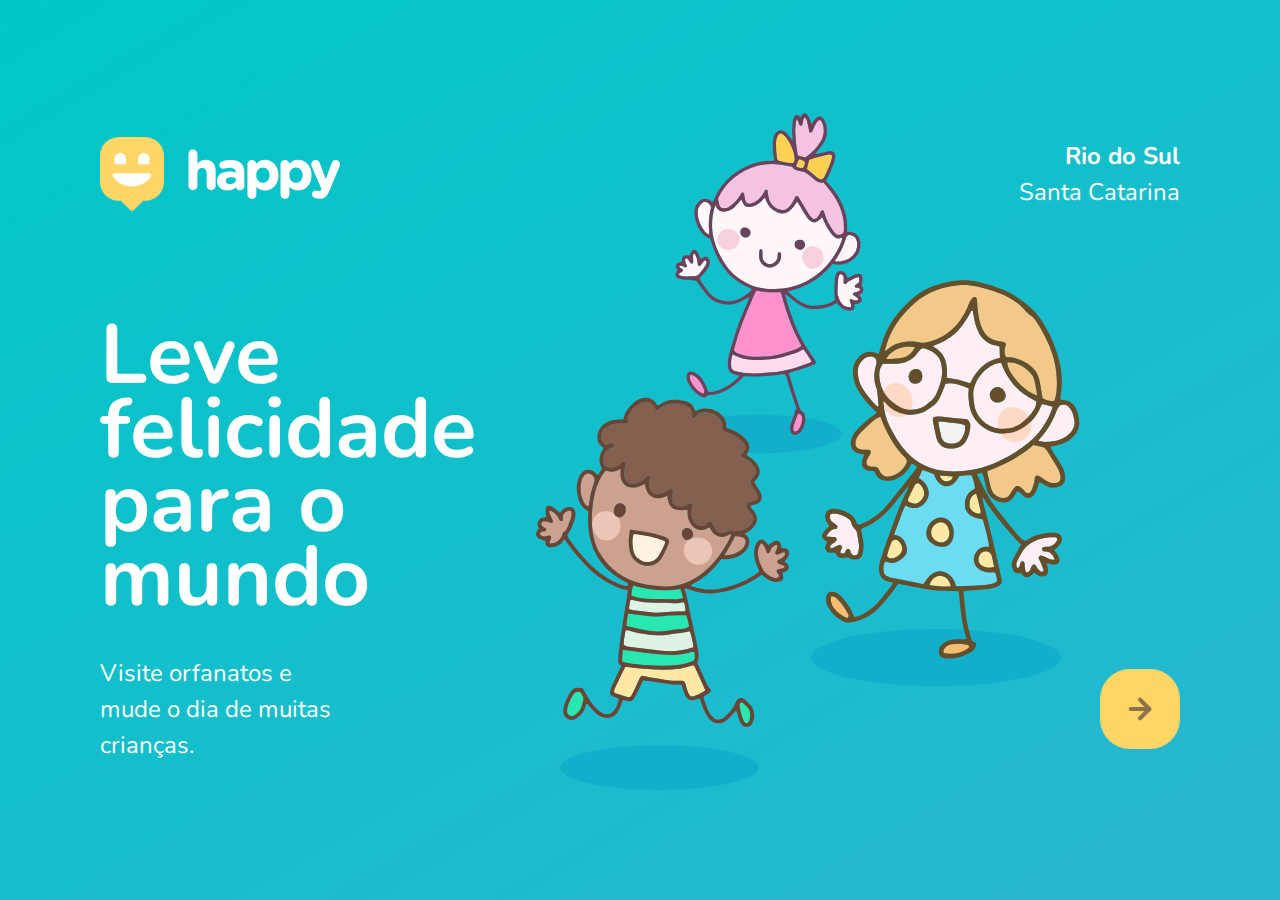
<file: index.html>
<!DOCTYPE html>
<html lang="pt_BR">
    <head>
        <meta charset="UTF-8">
        <meta name="viewport" content="width=device-width, initial-scale=1.0">
        <title>Happy</title>

        <link rel="icon" href="public/images/logo-icon.png">
        <link rel="stylesheet" href="public/css/main.css">
        <link rel="stylesheet" href="public/css/animations.css">
        <link rel="stylesheet" href="public/css/page-landing.css">
        <link href="https://fonts.googleapis.com/css2?family=Nunito:wght@400;600;800&display=swap" rel="stylesheet">
    </head>
    <body>
      <div id="page-landing">
          <div id="container">
            <header>

                <img class="animate-up" id="logo" src="public/images/logo.svg" alt="logomarca de Happy">
                <div class="location animate-up">
                    <strong>Rio do Sul</strong>
                    <p>Santa Catarina</p>
                </div>
            </header> 
      
            <main>
                <h1 class="animate-up">Leve felicidade para o mundo</h1>
      
                <section class="visit">
                    <p class="animate-up">Visite orfanatos e mude o dia de muitas crianças.</p>
      
                    <a href="orphanages.html" title="Visite orfanatos" class="animate-up">
                        <img src="public/images/arrow.svg" alt="ir para o mapa">
                    </a>
                </section>
            </main>
          </div>
      </div>
    </body>
</html>
</file>
<file: public/css/main.css>
*{
    margin: 0;
    padding: 0;
    box-sizing: border-box;

}
body {
    height: 100vh;
    color: white;
    background: #ebf2f5;
    
}
:root {
    font-size: 62.5%;
}

body, input, button, textarea {
    /*font-weight: 400;
    font-size: 1.8rem;
    line-height: 1;
    font-family: 'Nunito', sans-serif;
    tudo que esta escrito aqui em cima pode ser 
    escrito em uma só linha como feito abaixo
    1. 52: 11*/

    font:400 1.8rem/1 'Nunito', sans-serif ;    
}
</file>
<file: public/css/animations.css>
@keyframes up {
    from {
        opacity: 0;
        transform: translateY(16px);
    }

    to {
        opacity: 1;
        transform: translateY(0);
    }
}

@keyframes right{
    from {
        transform: translateX(-100%)
    }
    to{
        transform: translateX(0);
    }
}

@keyframes appear {
    from{
        opacity: 0;
    }
    to {
        opacity: 1;
    }
}

.animate-up{
    animation-name: up;
    animation-duration: 300ms;
    animation-fill-mode: backwards;
}

.animate-right {
    animation: right;
    animation-duration: 300ms;
}

.animate-appear {
    animation-name: appear;
    animation-duration: 200ms;
    animation-fill-mode: backwards;
}
</file>
<file: public/css/page-landing.css>
#page-landing{
    background: linear-gradient(329.54deg, #29b6d1 0%, #00c7c7 100%) no-repeat;
    text-align: center;
    min-height: 100vh;
    display: flex;
}

#container {
    margin: auto;
    width: min(90%, 112rem);
}

.location, h1, .visit p {
    height: 16vh;
}

#logo{
    animation-delay: 50ms;
}

.location {
    animation-delay: 100ms;
}

main h1{
    animation-delay: 150ms;
    font-size: clamp(4rem, 8vw, 8.4rem);
}

.visit p{
    animation-delay: 200ms;
}

.visit a {
    width: 8rem;
    height: 8rem;
    background: #ffd666;

    border: none;
    border-radius: 3rem;

    display: flex;
    align-items: center;
    justify-content: center;

    margin: auto;

    transition: background 200ms;
    animation-delay: 250ms;
}

.visit a:hover {
    background: #96feff;
}


/* Desktop version */

@media (min-width: 760px) {
    #container {
        padding: 5rem 2rem;
        /* shorthand background : image repeat position / size */
        background: url("../images/bg.svg") no-repeat 80% / clamp(30rem, 54vw, 56rem);

        
    }

    header {
        display: flex;
        align-items: center;
        justify-content: space-between;
    }

    .location, h1, .visit p {
        height: initial;
        text-align: initial;
    }

    .location {
        text-align: right;
        font-size: 2.4rem;
        line-height: 1.5;
    }

    main h1 {
        font-weight: bold;
        line-height: .88;

        margin: clamp(10%, 9vh, 12%) 0 4rem;

        width: min(300px, 80%);
    }

    .visit {
        display: flex;
        align-items: center;
        justify-content: space-between;
    }

    .visit p {
        font-size: 2.4rem;
        line-height: 1.5;
        width: clamp(20rem, 20vw, 30rem);
    }

    .visit a {
        margin: initial;
    }
}
</file>
